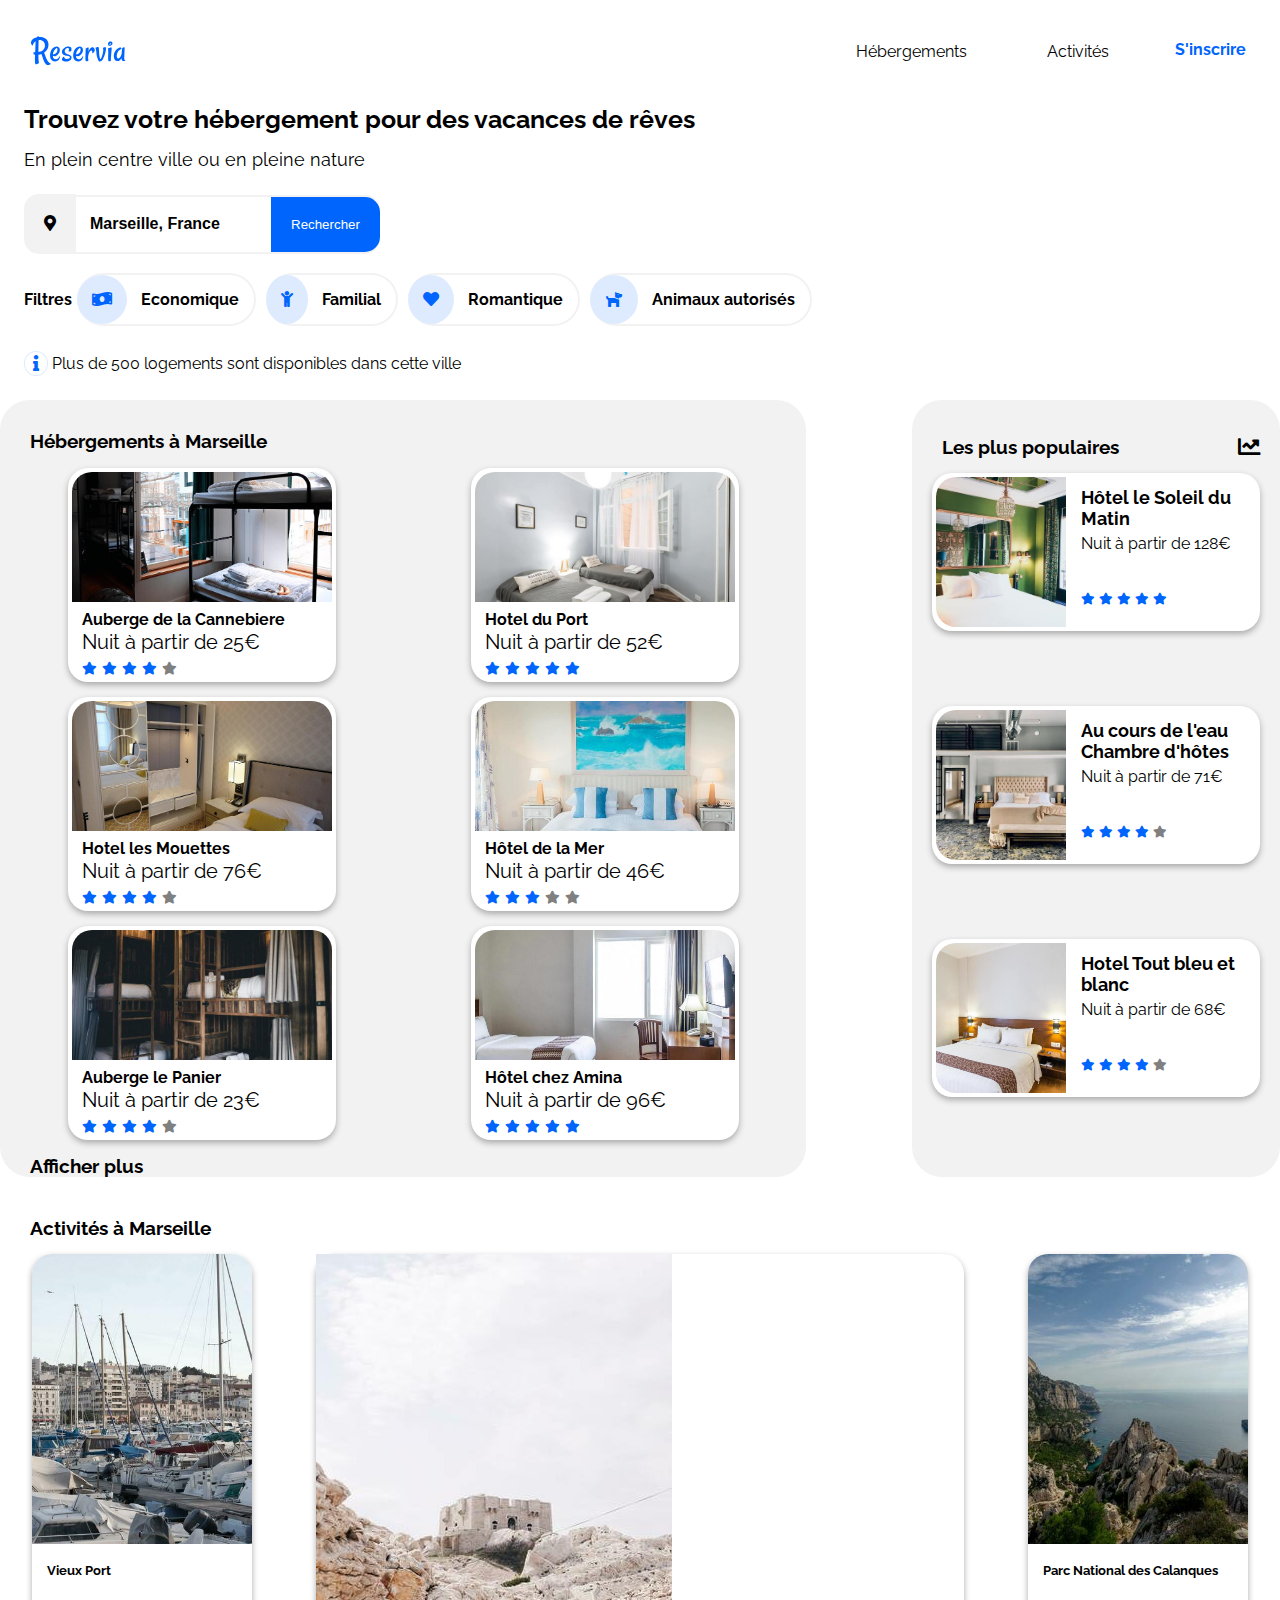
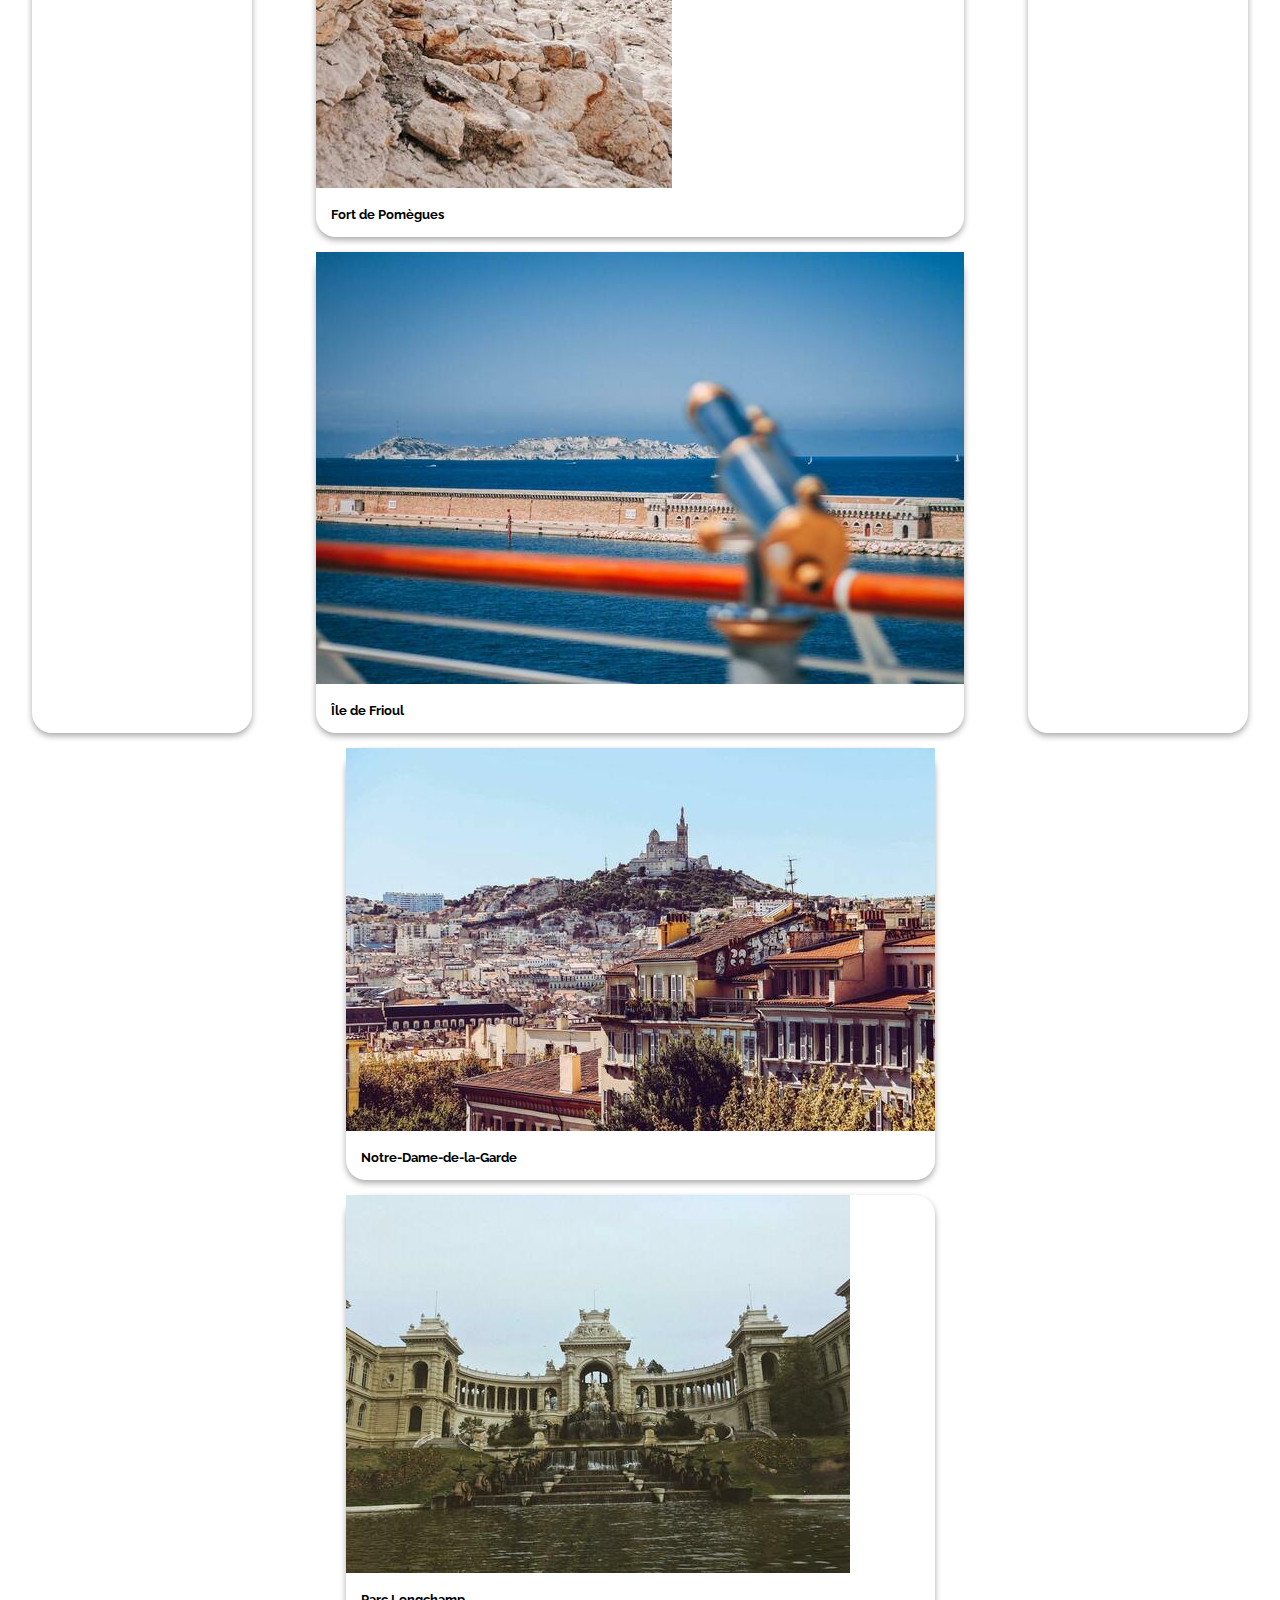
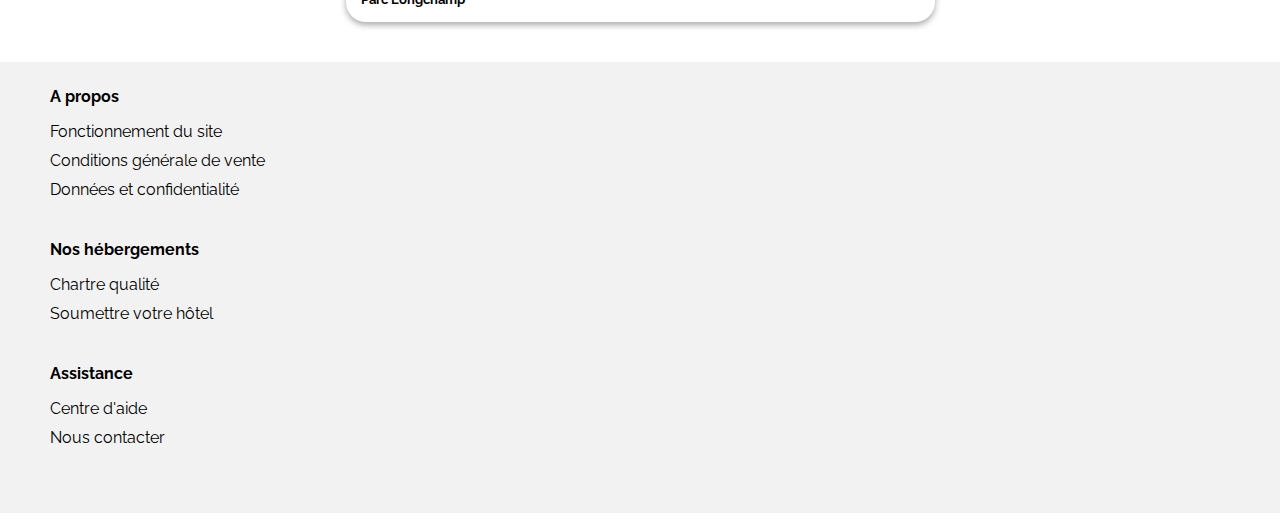
<file: index.html>
<!DOCTYPE html>
<html lang="fr">
    <head>
        <meta charset="UTF-8" />
		<meta http-equiv="X-UA-Compatible" content="IE=edge">
		<meta name="viewport" content="width=device-width, initial-scale=1.0">
		<meta name="description" content="Reservez en toute tranquilité hebergements et activités à côté de chez vous avec Reservia !">
        <title>Reservia.fr Page d'accueil</title>
		<link rel="stylesheet" href="P2.css" />
		<link href="https://fonts.googleapis.com/css2?family=Raleway:ital,wght@0,400;1,200&display=swap" rel="stylesheet">
		<link rel="stylesheet" href="https://cdnjs.cloudflare.com/ajax/libs/font-awesome/5.15.2/css/all.min.css" />
    </head>

 
    <body>
        <header>
		    <img src="logo/Reservia.svg" alt="logo reservia"/>
     	    <nav>
				<a href="#" class ="inscrire">S'inscrire</a>  
  		        <ul>
      	  	      <li><a href="#hebergement_et_populaire">Hébergements</a></li>
      	          <li><a href="#activites">Activités</a></li>
      	        </ul>
			</nav>
	    </header>	  


	    <section id ="haut_de_page">
            <div id ="titre_principal">
	          <h1>Trouvez votre hébergement pour des vacances de rêves</h1>
	           En plein centre ville ou en pleine nature
	        </div>
	 
	        <span id="barre_recherche">
		        <span id="icone_map"><i class="fas fa-map-marker-alt"></i></span> 
  		        <input type="text" name="ville" id="ville" value="Marseille, France"/>
				<button>
					<i class="fas fa-search"></i>
					<span>Rechercher</span>
				</button>
			</span>

			
            <div id="categorie">
	            <div id="filtres">
	    	      <h4>Filtres</h4>
		        </div>	

	            <div id="critere">
	                <div>
		               <span><i class="fas fa-money-bill-wave"></i></span>
		               <a href="#" class = "critere_lien">Economique</a>
	                </div>
 
	                <div>
						<span><i class="fas fa-child"></i></span>
		               <a href="#" class = "critere_lien">Familial</a>
	                </div>
	
	                <div>
						<span><i class="fas fa-heart"></i></span>
		               <a href="#" class = "critere_lien">Romantique</a>
	                </div>

	                <div>
	     	           <span><i class="fas fa-dog"></i></span>
		               <a href="#" class = "critere_lien">Animaux autorisés</a>
	                </div>
	         	</div>  
			</div>  
  
	        <div id ="resultat">
			  <i class="fas fa-info"></i>
		      Plus de 500 logements sont disponibles dans cette ville
		    </div>
		</section>


	
        <section id = "hebergement_et_populaire">
			<div id ="populaire">
		        <div id="titre_populaire">
		          <h2>Les plus populaires</h2>
		          <span><i class="fas fa-chart-line"></i></span>
		        </div>

		        <div class ="tous_cadre_populaire">
		            <div class = "grand_cadre_populaire">
		                <a href="#"><img src="hebergement/emile-guillemot-Bj_rcSC5XfE-unsplash.jpg" alt="Hotel le Soleil du Matin"></a>
		                <div class = "petit_cadre_populaire">	
						   <div class = "petit_cadre_populaire_info">
							  <a href="#"><h5>Hôtel le Soleil du Matin</h5>
			                  Nuit à partir de 128€</a>
						   </div>
						   <a href="#">
						   <i class="fas fa-star"></i>
			               <i class="fas fa-star"></i>
			               <i class="fas fa-star"></i>
			               <i class="fas fa-star"></i>
			               <i class="fas fa-star"></i>
						   </a>
		                </div> 
		            </div>

		            <div class = "grand_cadre_populaire">
		                <a href="#"><img src="hebergement/aw-creative-VGs8z60yT2c-unsplash.jpg" alt="Au cours de l'eau Chambre d'hôtes"></a>
		                <div class = "petit_cadre_populaire">
							<div class = "petit_cadre_populaire_info">
							  <a href="#"><h5>Au cours de l'eau Chambre d'hôtes</h5>
			                  Nuit à partir de 71€</a>
                            </div>
						  <a href="#">
						  <i class="fas fa-star"></i>
			              <i class="fas fa-star"></i>
			              <i class="fas fa-star"></i>
			              <i class="fas fa-star"></i>
			              <i style ="color:gray" class="fas fa-star"></i>
						  </a>
		                </div>	
	                </div>
	
		            <div class = "grand_cadre_populaire">
		                <a href="#"><img src="hebergement/febrian-zakaria-sjvU0THccQA-unsplash.jpg" alt="Hotel Tout bleu et blanc"></a>
		                <div class = "petit_cadre_populaire">
							<div class = "petit_cadre_populaire_info">
							  <a href="#"><h5>Hotel Tout bleu et blanc</h5>
			                  Nuit à partir de 68€</a>
							</div>
						  <a href="#"><i class="fas fa-star"></i>
			              <i class="fas fa-star"></i>
			              <i class="fas fa-star"></i>
			              <i class="fas fa-star"></i>
			              <i style ="color:gray" class="fas fa-star"></i></a>
		               </div>
		           </div>
		        </div>
			</div>


	        <div id = "hebergements">
				<div id="titre_hebergements">
				  <h2>Hébergements à Marseille</h2>
				</div>

	            <div class ="tous_cadre_hebergements">
	                <div class = "grand_cadre_hebergement">
		                <a href="#"><img src="hebergement/marcus-loke-WQJvWU_HZFo-unsplash.jpg" alt="Auberge de la Cannebiere"></a> 
		                <div class = "petit_cadre_hebergement">
					      <a href="#"><b>Auberge de la Cannebiere</b><br>
		                   Nuit à partir de 25€ <br>
		                  <i class="fas fa-star"></i>
		                  <i class="fas fa-star"></i>
		                  <i class="fas fa-star"></i>
		                  <i class="fas fa-star"></i>
		                  <i style ="color:gray" class="fas fa-star"></i></a>
		                </div>
	                </div>
			
	                <div class = "grand_cadre_hebergement">
		                <a href="#"><img src="hebergement/fred-kleber-gTbaxaVLvsg-unsplash.jpg" alt="Hotel du Port"></a> 
					    <div class = "petit_cadre_hebergement">
						  <a href="#"><b>Hotel du Port</b><br>
		                   Nuit à partir de 52€<br>
		                  <i class="fas fa-star"></i>
		                  <i class="fas fa-star"></i>
		                  <i class="fas fa-star"></i>
		                  <i class="fas fa-star"></i>
		                  <i class="fas fa-star"></i></a>
		                </div>
	                </div>

	                <div class = "grand_cadre_hebergement">
		                <a href="#"><img src="hebergement/reisetopia-B8WIgxA_PFU-unsplash.jpg" alt="Hotel les Mouettes"></a> 
		                <div class = "petit_cadre_hebergement">
						  <a href="#"><b>Hotel les Mouettes</b><br>
		                   Nuit à partir de 76€<br>
		                  <i class="fas fa-star"></i>
		                  <i class="fas fa-star"></i>
		                  <i class="fas fa-star"></i>
		                  <i class="fas fa-star"></i>
		                  <i style ="color:gray" class="fas fa-star"></i></a>
		                </div>
	                </div>

	                <div class = "grand_cadre_hebergement">
						<a href="#"><img src="hebergement/annie-spratt-Eg1qcIitAuA-unsplash.jpg" alt="Hotel de la Mer"></a>
	  	                <div class = "petit_cadre_hebergement">
						  <a href="#"><b>Hôtel de la Mer</b><br>
		                   Nuit à partir de 46€<br>
		                  <i class="fas fa-star"></i>
		                  <i class="fas fa-star"></i>
		                  <i class="fas fa-star"></i>
		                  <i style ="color:gray" class="fas fa-star"></i>
		                  <i style ="color:gray" class="fas fa-star"></i></a>
	                    </div>
	                </div>

	                <div class = "grand_cadre_hebergement">
		                <a href="#"><img src="hebergement/nicate-lee-kT-ZyaiwBe0-unsplash.jpg" alt="Auberge le Panier"></a>
	                    <div class = "petit_cadre_hebergement">
						  <a href="#"><b>Auberge le Panier</b><br>
		                   Nuit à partir de 23€<br>
		                  <i class="fas fa-star"></i>
		                  <i class="fas fa-star"></i>
		                  <i class="fas fa-star"></i>
	                      <i class="fas fa-star"></i>
		                  <i style ="color:gray" class="fas fa-star"></i></a>
	                    </div>
	                </div>

	                <div class = "grand_cadre_hebergement">
		                <a href="#"><img src="hebergement/febrian-zakaria-M6S1WvfW68A-unsplash.jpg" alt="Hotel chez Amina"></a>
		                <div class = "petit_cadre_hebergement">
					      <a href="#"><b>Hôtel chez Amina</b><br>
		                   Nuit à partir de 96€<br>
		                  <i class="fas fa-star"></i>
		                  <i class="fas fa-star"></i>
		                  <i class="fas fa-star"></i>
		                  <i class="fas fa-star"></i>
		                  <i class="fas fa-star"></i></a>
	                    </div>
	                </div> 
		        </div> 
				<div id="afficher_plus">
				   <span>Afficher plus</span>
				</div>
			</div>
	    </section>


        <section id ="activites">
	        <h2>Activités à Marseille</h2>
	        <div id ="tous_cadre_activites">
		        <div class="cadre_activites">
				 <a href="#"><img class ="img_grande" src="activites/reno-laithienne-QUgJhdY5Fyk-unsplash.jpg" alt="Vieux Port"></a>
			     <a href="#"><h4>Vieux Port</h4></a>
		        </div>
            
			    <div class="grand_cadre_activites">
		            <div class="cadre_activites">
					  <a href="#"><img class ="img_petite1-1" src="activites/paul-hermann-QFTrLdQIRhI-unsplash.jpg" alt="Fort de Pomègues"></a>
			          <a href="#"><h4>Fort de Pomègues</h4></a>
		            </div>
		    
		            <div class="cadre_activites">
					  <a href="#"><img class ="img_petite1-2" src="activites/kevin-hikari-rV_Qd1l-VXg-unsplash.jpg" alt="Île de Frioul"></a>
					  <a href="#"><h4>Île de Frioul</h4></a>
	                </div>
		       </div>   
		    
	           <div class="cadre_activites">
				  <a href="#"><img class ="img_grande" src="activites/kilyan-sockalingum-NR8-cBCN3aI-unsplash.jpg" alt="Parc National des Calanques"></a>
		          <a href="#"><h4>Parc National des Calanques</h4></a>
                </div>

			    <div class="grand_cadre_activites">
	               <div class="cadre_activites">
					<a href="#"><img class ="img_petite2-1" src="activites/florian-wehde-xW9e8gdotxI-unsplash.jpg" alt="Notre-Dame-de-la-Garde"></a>
					<a href="#"><h4>Notre-Dame-de-la-Garde</h4></a>
                    </div>

	               <div class="cadre_activites">
					<a href="#"><img class ="img_petite2-2" src="activites/lena-paulin-wH2-EJoDcV0-unsplash.jpg" alt="Parc Longchamp"></a>
					<a href="#"><h4>Parc Longchamp</h4></a>
                    </div>	
			    </div>	
			</div>
        </section>

	
	    <footer>
			<div class="footer_total">
                <div>
	                <span>A propos</span>
			        <ul>
				     <li><a href="#">Fonctionnement du site</a></li>
				     <li><a href="#">Conditions générale de vente</a></li>
				     <li><a href="#">Données et confidentialité</a></li>
			        </ul>
                </div>

                <div>
	                <span>Nos hébergements</span>
			        <ul>
	                 <li><a href="#">Chartre qualité</a></li>
			         <li><a href="#">Soumettre votre hôtel</a></li>
			        </ul>
                </div>

                <div>
	                <span>Assistance</span>
			        <ul>
				     <li><a href="#">Centre d'aide</a></li>
				     <li><a href="#">Nous contacter</a></li>
			    </ul>
            </div>
		</div>
	    </footer>
    </body>
</html>
</file>
<file: P2.css>
body {
    max-width: 1440px;
    margin-top : 0px;
    margin-left : auto;
    margin-right : auto;
    align-items : center;
    font-family: 'raleway', sans serif;
}


header {
	margin-top : 10px;
}


@media all and (min-width : 768px) {
	header {
		display: flex;
		justify-content: space-between;
		align-items: center;
		margin-top : 0px;
	}
}


header img {
    margin-left: 20px;
}


@media all and (min-width : 768px) {
	header img {
		
		margin-left : 30px;
		padding-top: 20px;
	}
}


.inscrire {
	float: right;
	color :#0065FC;
	font-weight:bold;
	margin-right: 20px;
	margin-top: 15px;
	text-decoration: none;
}


@media all and (min-width : 768px) {
	.inscrire {
	padding-left: 40px;	
	padding-right: 3%;
	padding-top: 40px;	
	margin-top: 0;
	}
}


nav {
	display: initial;
}


nav ul {
	display: flex;
	padding-left: 0px;
	margin: 0px;
	text-align: center;
}


header ul li {
	border-bottom: 2px solid #F2F2F2;
	padding-bottom: 10px;
	padding-top : 10px;
	width: 50vw;
	list-style-type: none;
}


@media all and (min-width : 768px) {
	header ul li {
		width: auto;
		padding-top: 40px;
		padding-left: 40px;
	    padding-right: 40px;
		padding-bottom: 20px;
		text-align: center;
		border-bottom: none;
	}
}

@media all and (min-width : 768px) {
	header ul li {
	    
	    border-top: 2px solid white;	
	}
}


header ul li:hover {
	border-bottom: 2px solid #0065FC;	
}


@media all and (min-width : 768px) {
	header ul li:hover {
	    border-bottom: none;
	    border-top: 2px solid #0065FC;	
	}
}


li a {
	color : black;
	text-decoration: none;
}


header li:hover a {
	color :#0065FC;
}


/*--------------------------------------------------------------*/

#haut_de_page {
	margin: 24px;
}


#titre_principal {
	font-size: 1.1em;
	padding-bottom: 25px;
}


/*--------------------------------------------------------------*/

#barre_recherche {
	border: 2px #F2F2F2 solid;
	border-radius: 15px;
	border-left : none;
	border-right : none;
	display: inline-block;
}


@media all and (max-width : 320px) {
	#barre_recherche {
		border-left: 2px #F2F2F2 solid; 
		border-right : none;
	}
}


#icone_map {
	padding: 20px;
	background-color: #F2F2F2;
	border-top-left-radius: 15px;
	border-bottom-left-radius: 15px;
}


@media all and (max-width : 320px) {
	#icone_map {
	    display : none;
	}
}


input {
	padding-left : 10px;
	font-weight: bold;
	border-style: none;	
	width: 175px;
	font-size: 1em;
}


@media all and (max-width : 319px) {
	input {
		width: 150px;
	}
}


button {
	border-radius: 15px;
	color :white;
	background-color : #0065FC;
	padding: 20px;
	border : none;	
}


@media all and (min-width : 768px) {
	button {
     	border-top-left-radius: 0px;
	    border-bottom-left-radius: 0px;
	}
}


.fa-search {
	font-size: 1.2em;
}


@media all and (min-width : 768px) {
	.fas.fa-search {
     	display: none;
	}
}


@media all and (max-width : 767px) {
	button span {
     	display: none;
	}
}


/*--------------------------------------------------------------*/

#categorie {
	font-weight: bold;
}


@media all and (min-width : 768px) {
	#categorie {
	    display: flex;
     	align-items: baseline;
     	margin-top: 15px;
    }
}


#filtres {
	
	margin-right: 5px;
}


#critere {
	display: flex;
	flex-wrap: wrap;
}


#critere div {
	border: 2px #F2F2F2 solid;
	border-radius : 30px /30px;
	border-left: none ;
	margin-right: 10px;
	margin-bottom: 10px;
	padding-top: 15px;
	padding-bottom: 15px;
}


#critere span {
	color : #0065FC;
	border-radius : 50%;
	padding: 15px;
	background-color:#DEEBFF; 
}


#critere div:hover {
    background-color: #DEEBFF;
}


.critere_lien {
	color : black;
	text-decoration: none;
	padding : 15px 15px 15px 10px;
}



/*--------------------------------------------------------------*/

#resultat {
	margin-bottom: 15px;
	margin-top: 15px;
	border-left: none;
	border-radius : 30px /30px;}


.fa-info {
    color: #0065FC;
	border:1px solid #DEEBFF; 
	border-radius : 50%;
	padding: 3.2px 8px 3.2px 8px;
}


/*--------------------------------------------------------------*/

@media all and (min-width : 1025px) {
    #hebergement_et_populaire {
		display: flex;
		flex-wrap: wrap;
		flex-direction: row-reverse;
		justify-content: space-between;
    }
}


/*--------------------------------------------------------------*/

@media all and (min-width : 1025px) {
	#hebergements {
	    background-color: #F2F2F2;
	    border-radius: 30px;
	    width: auto;
    }
}


@media all and (min-width : 1025px) {
	#hebergements {
	    width: 63%;
    }
}


@media all and (min-width : 1440px) {
	#hebergements {
     	width: 70%;
    }
}


#titre_hebergements {
	align-items: center;
}

#titre_hebergements h2 {
    padding-left: 30px;
	margin-top: 30px; 
	font-size: 1.2em;
}


.tous_cadre_hebergements {
	display : flex;
	flex-wrap: wrap;
	justify-content: space-around;
}


.grand_cadre_hebergement {
	background-color: white;
	border-radius: 20px;
    margin-bottom: 30px;
    box-shadow: 0px 3px 6px #aaa;
    padding: 4px;   
	margin-left: 20px;
	margin-right: 20px;
	margin-bottom: 15px;
}


@media all and (max-width : 320px) {
	.grand_cadre_hebergement {
	    padding: 4px;
    }
}


.grand_cadre_hebergement img {
    height: 130px;
    width: 320px;
    border-top-left-radius: 20px;
    border-top-right-radius: 20px;
    object-fit: cover;
}


@media all and (min-width : 1024px) {
	.grand_cadre_hebergement img {
	    width: 260px;
    }
}


@media all and (max-width : 320px) {
	.grand_cadre_hebergement img {
     	width: 280px;
		height: 110px;
    }
}


.petit_cadre_hebergement {
	font-size: 20px;
	font-family: raleway;
	padding-left : 10px;
	padding-right : 10px;
}


.petit_cadre_hebergement a {
	color: black;
	text-decoration: none;
}


.petit_cadre_hebergement b {
	font-size: 0.8em;
}


.petit_cadre_hebergement .fa-star {
	color:#0065FC;
	font-size: 0.65em;
}


#afficher_plus {
	padding-top: 25px;
	padding-left: 30px;
	font-weight: bold;
	font-size: 1.2em;
}


@media all and (min-width : 1142px) {
	#afficher_plus {
		padding-top: 0px;
    }
}


@media all and (min-width : 1440px) {
	#afficher_plus {
		padding-top: 25px;
    }
}


/*--------------------------------------------------------------*/

#populaire {
	background-color: #F2F2F2;
	width: 100%;
}


@media all and (min-width : 768px) {
	#populaire {
	    border-radius: 30px;
	    width: auto;
	    height: auto;;
    }
}


#titre_populaire {
    display: flex;
	justify-content: space-between;
	align-items: center;
	padding-right: 20px;
	margin-top: 20px; 
}


#titre_populaire h2 {
    padding-left: 30px;
	font-size: 1.2em;
}


#titre_populaire span {
   font-size: 1.4em;
}


.tous_cadre_populaire {
	display : flex;
	flex-wrap: wrap;
    justify-content : center;	
	padding-bottom: 20px;
}


@media all and (min-width : 1025px) {
	.tous_cadre_populaire {
	    flex-direction: column;
	    align-content: space-between;
	    padding-bottom: 0px;
    }
}


.grand_cadre_populaire {	
	background-color: white;
	border-radius: 20px;
    box-shadow: 0px 3px 6px #aaa;
    padding: 4px; 
	margin-left: 20px;
	margin-right: 20px;
	margin-bottom: 20px;
	width: 320px;
}



@media all and (min-width : 1025px) {
	.grand_cadre_populaire {
	    margin-bottom: 75px;
    }
}


@media all and (min-width : 1440px) {
	.grand_cadre_populaire {
	    margin-bottom: 20px;
    }
}


.grand_cadre_populaire img {
    height: 150px;
    width: 130px;
    border-top-left-radius: 20px;
    border-bottom-left-radius: 20px;
    float: left;
    object-fit: cover;
}


.petit_cadre_populaire {
    padding-left: 15px;
    overflow: hidden;
}


@media all and (max-width : 320px) {
	.petit_cadre_populaire {
	   padding-left: 5px;
    }
}


.petit_cadre_populaire a {
	color: black;
	text-decoration: none;
}


.petit_cadre_populaire_info {
    padding-bottom: 35px;
    overflow: hidden;
}


@media all and (max-width : 320px) {
	.petit_cadre_populaire_info {
	    padding-bottom: 20px; 
    }
}


.petit_cadre_populaire .fa-star {
	color:#0065FC;
	font-size: 0.75em;
}


/*---------------------------------------------------------*/

#activites {
	margin-top : 40px;
	margin-bottom: 25px;
	width: 100%;
}

#activites h2 {
    padding-left: 30px;
	margin-top: 30px; 
	font-size: 1.2em;
}

#tous_cadre_activites {
	display: flex;
	flex-wrap: wrap;
	justify-content: space-around;
}


#tous_cadre_activites a {
	color: black;
	text-decoration: none;
}


.cadre_activites {
	background-color: white;
	border-radius: 20px;
    box-shadow: 0px 3px 6px #aaa;  
	margin-right : 20px;
	margin-bottom: 15px;
	margin-left: 20px;
}


.cadre_activites h4 {
    padding-left: 15px;
    margin : 15px;
}


@media all and (min-width : 1083px) and (max-width : 1314px) {

	.cadre_activites h4 {
	     font-size: 0.80em;
		 padding-left: 0px;
    }
}


.grand_cadre_activites {
	display: flex;
	flex-wrap: wrap;
	flex-direction: column;
	justify-content: space-between;
}


.img_grande {
	height: 120px;
	width: 320px;
	border-top-left-radius: 20px;
    border-top-right-radius: 20px;
    object-fit: cover;
}


@media all and (max-width : 320px) {
	.img_grande {
	    width: 280px;
		height: 110px;
    }
}


@media all and (min-width : 738px) {
	.img_grande {
	    height: 340px;
	    width: 320px;
    }
}


@media all and (min-width : 1083px) and (max-width : 1314px) {
	.img_grande {
	    height: 290px;
	    width: 220px;
    }
}


@media all and (min-width : 1315px) and (max-width : 1458px) {
	.img_grande {
	   width: 280px;
    }
}


.img_petite {
	height: 120px;
	width: 320px;
	border-top-left-radius: 20px;
    border-top-right-radius: 20px;
    object-fit: cover;
}


@media all and (max-width : 320px) {
	.img_petite {
	    width: 280px;
		height: 110px;
    }
}


@media all and (min-width : 1083px) and (max-width : 1314px) {
	.img_petite {
  	    width: 220px;
    }
}


@media all and (min-width : 1315px) and (max-width : 1458px) {
	.img_petite {
	    width: 280px;
    }
}


/*-----------------------------------------------------------------*/

footer {
	background-color: #F2F2F2;
	padding-left: 27px;
	padding-top: 25px;
	padding-bottom: 25px;
}
	

@media all and (min-width : 768px) {
	footer {
	    display: flex;
     	justify-content: space-between;
	    padding-left: 50px;
	    padding-right: 150px;
    }
}


@media all and (min-width : 992px) {
	footer {
	    padding-left: 50px;
	    padding-right: 200px;
    }
}


footer span {
	font-weight:bold;
}
	

footer ul {
	padding-left: 0;
	padding-bottom: 15px;;
}
	

footer ul li {
	list-style-type: none;
	margin-bottom: 10px;
}


footer a {
	text-decoration: none;
	color : black;
}


/*-----------------------------------------------------------------*/


h1 {
    font-size: 1.4em;
    margin-bottom: 15px ;
}


h5 {
	margin-top: 10px ;
	margin-bottom: 5px;
	font-size: 1.1em;
}

@media all and (max-width : 320px) {
	h5 {
	     font-size: 1em;
    }
}
</file>
